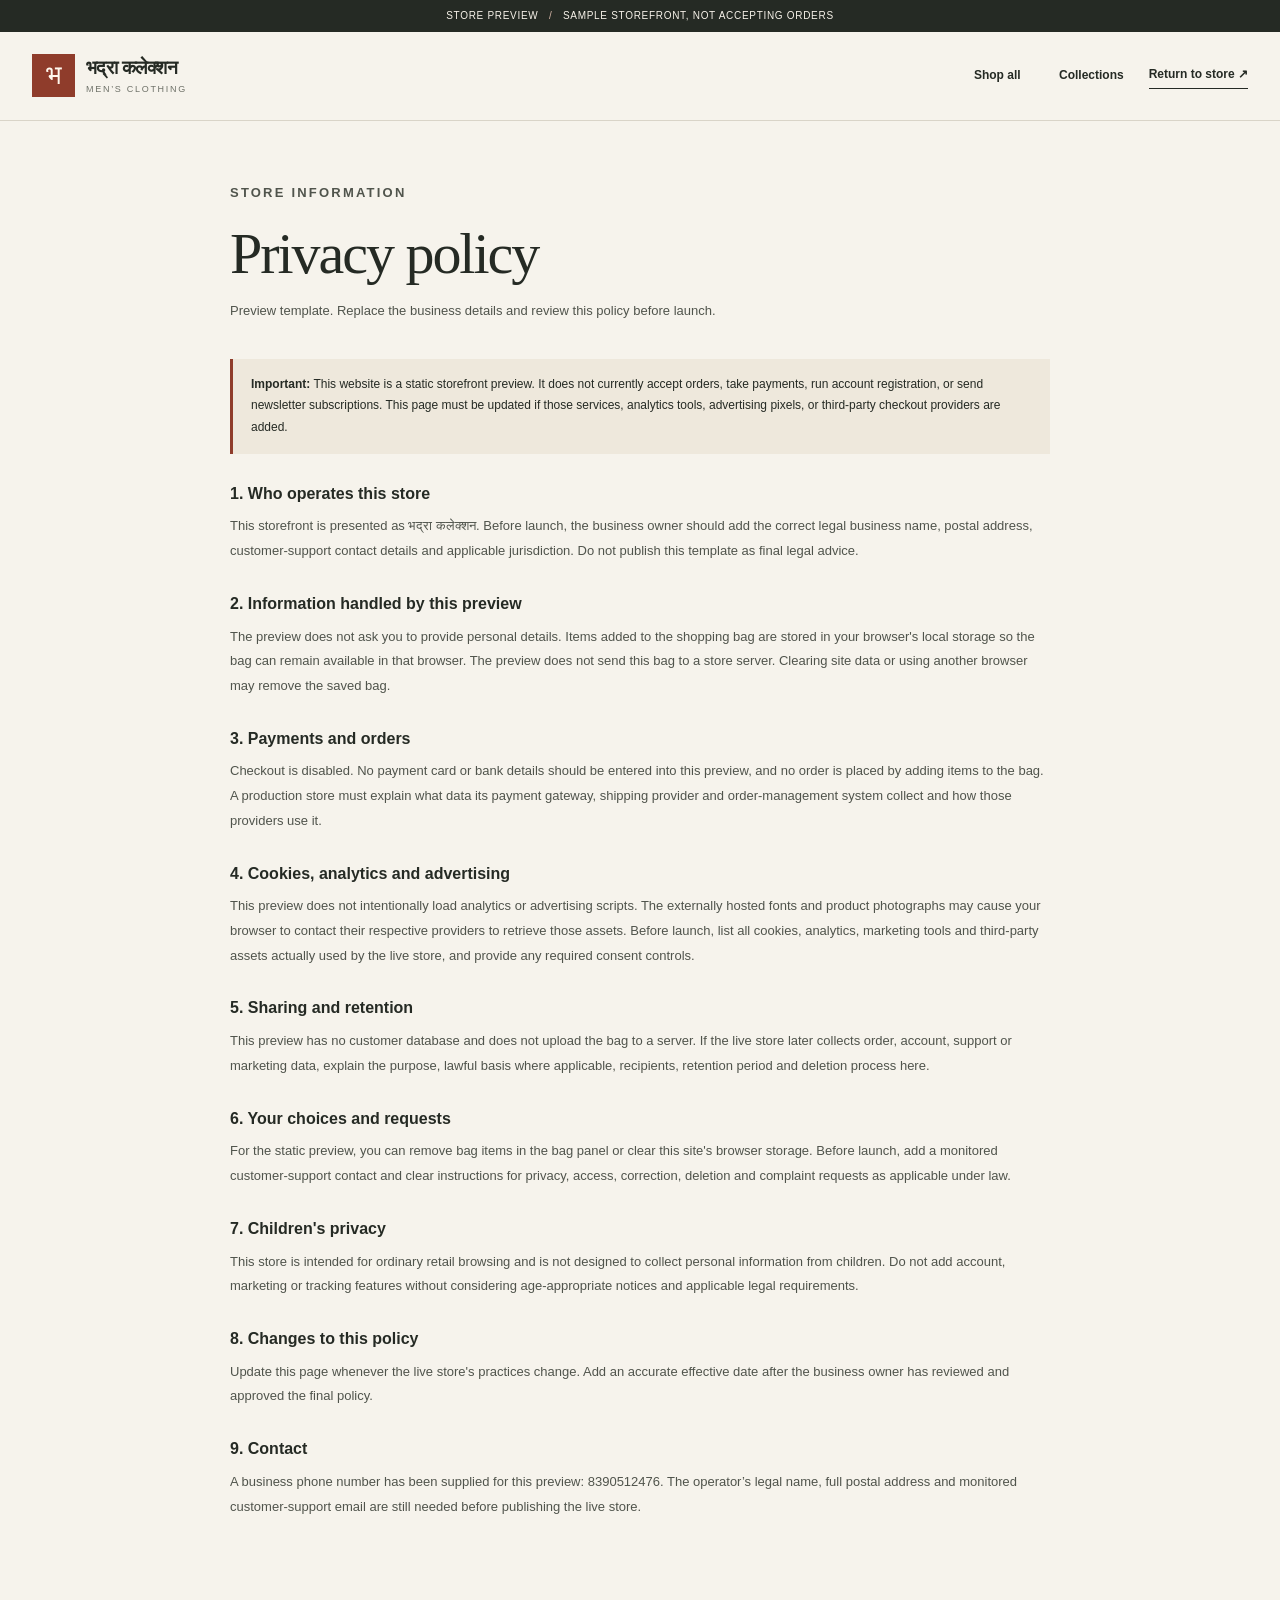
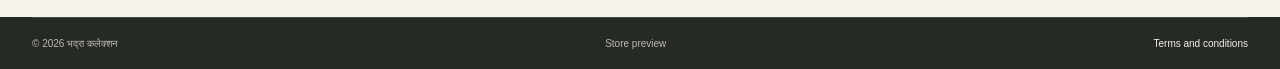
<file: privacy-policy.html>
<!doctype html>
<html lang="en">
<head>
  <meta charset="utf-8"><meta name="viewport" content="width=device-width, initial-scale=1">
  <meta name="description" content="Privacy policy for भद्रा कलेक्शन, including information used by this storefront preview.">
  <meta name="theme-color" content="#f6f3ec"><link rel="icon" type="image/svg+xml" href="assets/favicon.svg"><link rel="stylesheet" href="styles.css">
  <title>Privacy Policy | भद्रा कलेक्शन</title>
</head>
<body>
  <div class="preview-bar">STORE PREVIEW <span aria-hidden="true">/</span> Sample storefront, not accepting orders</div>
  <header class="site-header"><div class="header-inner page-width"><a class="brand" href="index.html"><span class="brand-mark" aria-hidden="true">भ</span><span class="brand-copy"><strong>भद्रा कलेक्शन</strong><small>MEN’S CLOTHING</small></span></a><nav class="main-nav" aria-label="Main navigation"><a href="index.html#collection">Shop all</a><a href="index.html#categories">Collections</a></nav><a class="text-link" href="index.html">Return to store ↗</a></div></header>
  <main class="policy-page page-width"><article class="policy-content"><p class="eyebrow">Store information</p><h1>Privacy policy</h1><p class="policy-updated">Preview template. Replace the business details and review this policy before launch.</p>
    <div class="policy-warning"><strong>Important:</strong> This website is a static storefront preview. It does not currently accept orders, take payments, run account registration, or send newsletter subscriptions. This page must be updated if those services, analytics tools, advertising pixels, or third-party checkout providers are added.</div>
    <h2>1. Who operates this store</h2><p>This storefront is presented as भद्रा कलेक्शन. Before launch, the business owner should add the correct legal business name, postal address, customer-support contact details and applicable jurisdiction. Do not publish this template as final legal advice.</p>
    <h2>2. Information handled by this preview</h2><p>The preview does not ask you to provide personal details. Items added to the shopping bag are stored in your browser's local storage so the bag can remain available in that browser. The preview does not send this bag to a store server. Clearing site data or using another browser may remove the saved bag.</p>
    <h2>3. Payments and orders</h2><p>Checkout is disabled. No payment card or bank details should be entered into this preview, and no order is placed by adding items to the bag. A production store must explain what data its payment gateway, shipping provider and order-management system collect and how those providers use it.</p>
    <h2>4. Cookies, analytics and advertising</h2><p>This preview does not intentionally load analytics or advertising scripts. The externally hosted fonts and product photographs may cause your browser to contact their respective providers to retrieve those assets. Before launch, list all cookies, analytics, marketing tools and third-party assets actually used by the live store, and provide any required consent controls.</p>
    <h2>5. Sharing and retention</h2><p>This preview has no customer database and does not upload the bag to a server. If the live store later collects order, account, support or marketing data, explain the purpose, lawful basis where applicable, recipients, retention period and deletion process here.</p>
    <h2>6. Your choices and requests</h2><p>For the static preview, you can remove bag items in the bag panel or clear this site's browser storage. Before launch, add a monitored customer-support contact and clear instructions for privacy, access, correction, deletion and complaint requests as applicable under law.</p>
    <h2>7. Children's privacy</h2><p>This store is intended for ordinary retail browsing and is not designed to collect personal information from children. Do not add account, marketing or tracking features without considering age-appropriate notices and applicable legal requirements.</p>
    <h2>8. Changes to this policy</h2><p>Update this page whenever the live store's practices change. Add an accurate effective date after the business owner has reviewed and approved the final policy.</p>
    <h2>9. Contact</h2><p>A business phone number has been supplied for this preview: 8390512476. The operator’s legal name, full postal address and monitored customer-support email are still needed before publishing the live store.</p>
  </article></main>
  <footer class="site-footer"><div class="page-width footer-bottom"><span>© <span class="current-year"></span> भद्रा कलेक्शन</span><span>Store preview</span><a href="terms-and-conditions.html">Terms and conditions</a></div></footer><script>document.querySelectorAll('.current-year').forEach(el=>el.textContent=new Date().getFullYear());</script>
</body></html>
</file>
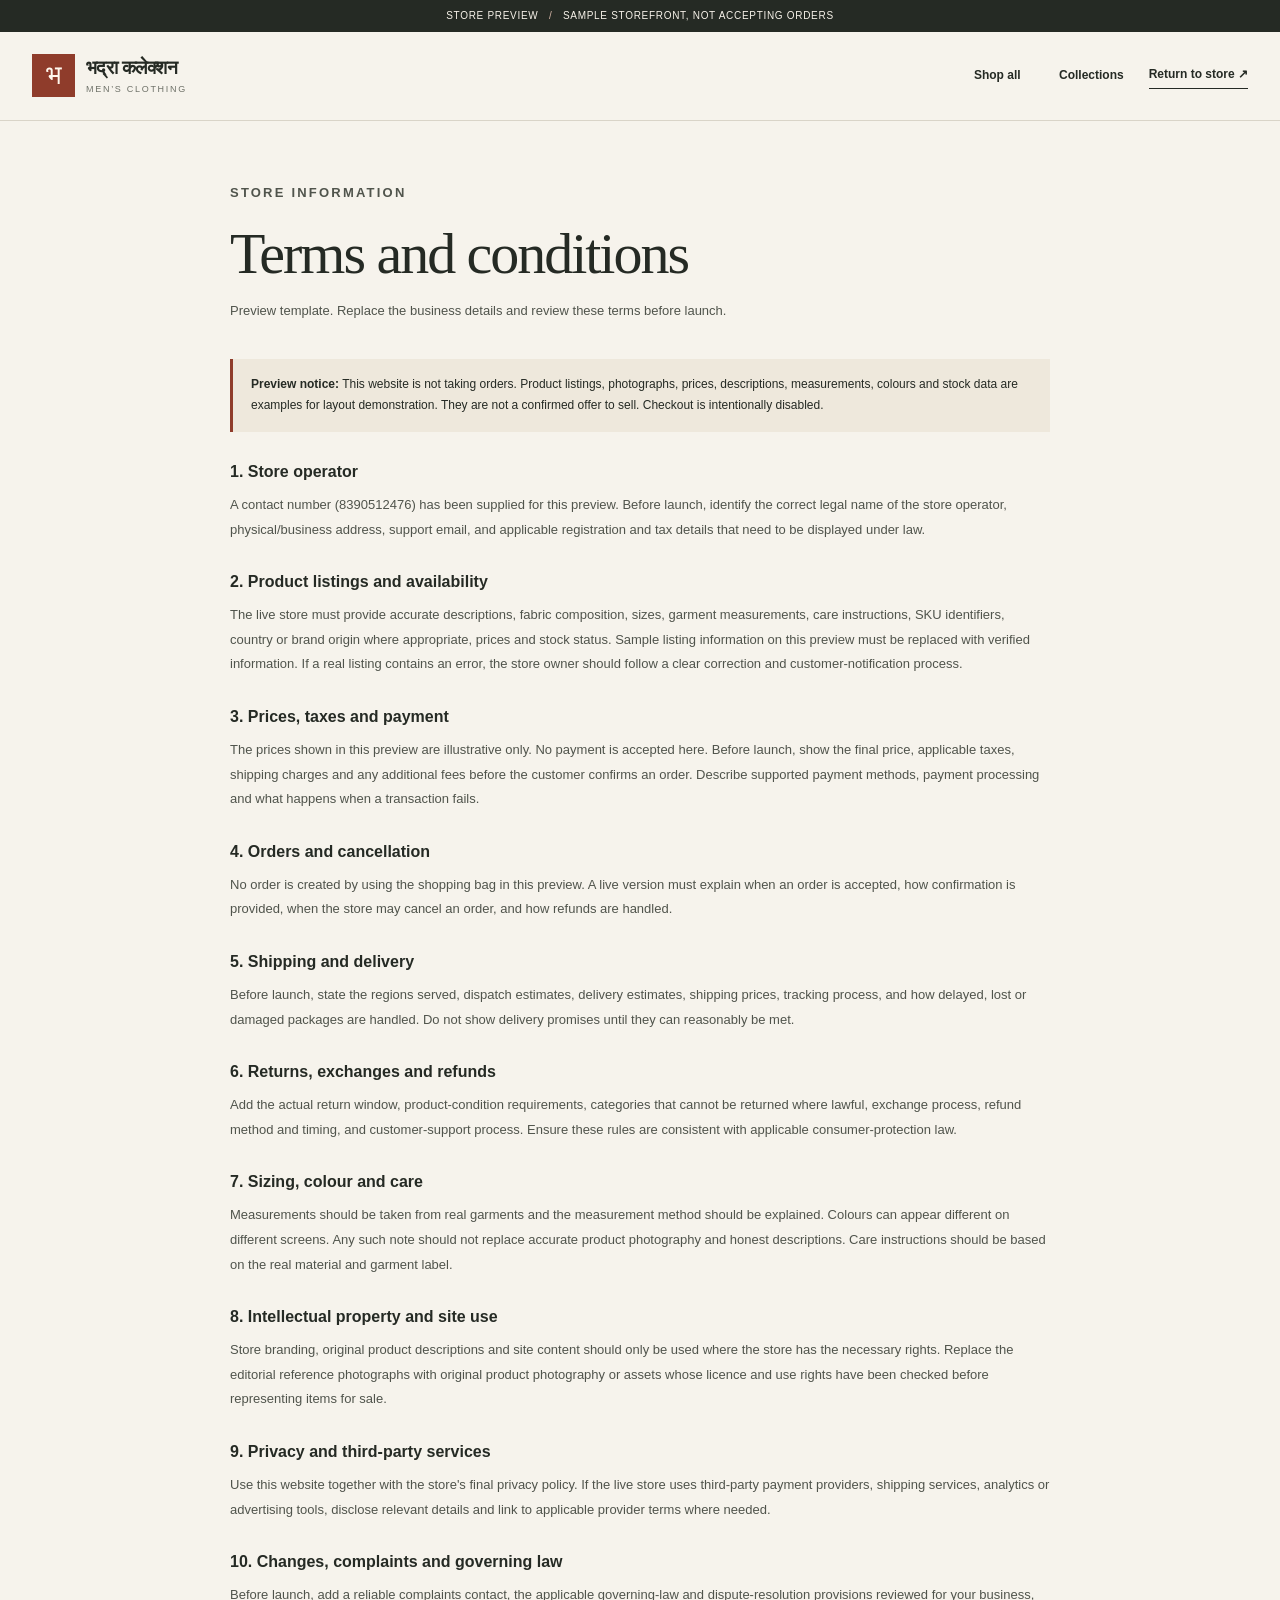
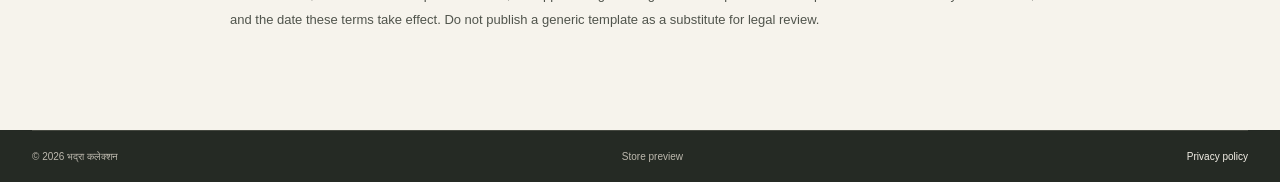
<file: terms-and-conditions.html>
<!doctype html>
<html lang="en">
<head>
  <meta charset="utf-8"><meta name="viewport" content="width=device-width, initial-scale=1">
  <meta name="description" content="Terms and conditions template for भद्रा कलेक्शन clothing store preview.">
  <meta name="theme-color" content="#f6f3ec"><link rel="icon" type="image/svg+xml" href="assets/favicon.svg"><link rel="stylesheet" href="styles.css">
  <title>Terms and Conditions | भद्रा कलेक्शन</title>
</head>
<body>
  <div class="preview-bar">STORE PREVIEW <span aria-hidden="true">/</span> Sample storefront, not accepting orders</div>
  <header class="site-header"><div class="header-inner page-width"><a class="brand" href="index.html"><span class="brand-mark" aria-hidden="true">भ</span><span class="brand-copy"><strong>भद्रा कलेक्शन</strong><small>MEN’S CLOTHING</small></span></a><nav class="main-nav" aria-label="Main navigation"><a href="index.html#collection">Shop all</a><a href="index.html#categories">Collections</a></nav><a class="text-link" href="index.html">Return to store ↗</a></div></header>
  <main class="policy-page page-width"><article class="policy-content"><p class="eyebrow">Store information</p><h1>Terms and conditions</h1><p class="policy-updated">Preview template. Replace the business details and review these terms before launch.</p>
    <div class="policy-warning"><strong>Preview notice:</strong> This website is not taking orders. Product listings, photographs, prices, descriptions, measurements, colours and stock data are examples for layout demonstration. They are not a confirmed offer to sell. Checkout is intentionally disabled.</div>
    <h2>1. Store operator</h2><p>A contact number (8390512476) has been supplied for this preview. Before launch, identify the correct legal name of the store operator, physical/business address, support email, and applicable registration and tax details that need to be displayed under law.</p>
    <h2>2. Product listings and availability</h2><p>The live store must provide accurate descriptions, fabric composition, sizes, garment measurements, care instructions, SKU identifiers, country or brand origin where appropriate, prices and stock status. Sample listing information on this preview must be replaced with verified information. If a real listing contains an error, the store owner should follow a clear correction and customer-notification process.</p>
    <h2>3. Prices, taxes and payment</h2><p>The prices shown in this preview are illustrative only. No payment is accepted here. Before launch, show the final price, applicable taxes, shipping charges and any additional fees before the customer confirms an order. Describe supported payment methods, payment processing and what happens when a transaction fails.</p>
    <h2>4. Orders and cancellation</h2><p>No order is created by using the shopping bag in this preview. A live version must explain when an order is accepted, how confirmation is provided, when the store may cancel an order, and how refunds are handled.</p>
    <h2>5. Shipping and delivery</h2><p>Before launch, state the regions served, dispatch estimates, delivery estimates, shipping prices, tracking process, and how delayed, lost or damaged packages are handled. Do not show delivery promises until they can reasonably be met.</p>
    <h2>6. Returns, exchanges and refunds</h2><p>Add the actual return window, product-condition requirements, categories that cannot be returned where lawful, exchange process, refund method and timing, and customer-support process. Ensure these rules are consistent with applicable consumer-protection law.</p>
    <h2>7. Sizing, colour and care</h2><p>Measurements should be taken from real garments and the measurement method should be explained. Colours can appear different on different screens. Any such note should not replace accurate product photography and honest descriptions. Care instructions should be based on the real material and garment label.</p>
    <h2>8. Intellectual property and site use</h2><p>Store branding, original product descriptions and site content should only be used where the store has the necessary rights. Replace the editorial reference photographs with original product photography or assets whose licence and use rights have been checked before representing items for sale.</p>
    <h2>9. Privacy and third-party services</h2><p>Use this website together with the store's final privacy policy. If the live store uses third-party payment providers, shipping services, analytics or advertising tools, disclose relevant details and link to applicable provider terms where needed.</p>
    <h2>10. Changes, complaints and governing law</h2><p>Before launch, add a reliable complaints contact, the applicable governing-law and dispute-resolution provisions reviewed for your business, and the date these terms take effect. Do not publish a generic template as a substitute for legal review.</p>
  </article></main>
  <footer class="site-footer"><div class="page-width footer-bottom"><span>© <span class="current-year"></span> भद्रा कलेक्शन</span><span>Store preview</span><a href="privacy-policy.html">Privacy policy</a></div></footer><script>document.querySelectorAll('.current-year').forEach(el=>el.textContent=new Date().getFullYear());</script>
</body></html>
</file>
<file: styles.css>
:root {
  --paper: #f6f3ec;
  --paper-deep: #e9e4d9;
  --ink: #252a24;
  --muted: #6e7168;
  --line: #d9d4c8;
  --accent: #8f3c2b;
  --accent-dark: #69291e;
  --sage: #e0e5d8;
  --white: #fffefa;
  --serif: "Playfair Display", Georgia, serif;
  --sans: "DM Sans", Arial, sans-serif;
  --content: 1240px;
}
* { box-sizing: border-box; }
html { scroll-behavior: auto; }
body { margin: 0; color: var(--ink); background: var(--paper); font-family: var(--sans); font-size: 15px; line-height: 1.55; }
button, input, select { font: inherit; }
button, a { -webkit-tap-highlight-color: transparent; }
a { color: inherit; text-underline-offset: 4px; }
button { color: inherit; }
img { display: block; width: 100%; }
button:focus-visible, a:focus-visible, input:focus-visible, select:focus-visible { outline: 2px solid var(--accent); outline-offset: 3px; }
[hidden] { display: none !important; }
.page-width { width: min(var(--content), calc(100% - 64px)); margin-inline: auto; }
.skip-link { position: absolute; left: 14px; top: -80px; background: var(--ink); color: white; padding: 10px 14px; z-index: 1000; }
.skip-link:focus { top: 12px; }
.preview-bar { background: var(--ink); color: #f7f2e9; text-align: center; padding: 8px 16px; letter-spacing: .07em; font-size: 10px; text-transform: uppercase; }
.preview-bar span { color: #d6b5a6; margin: 0 7px; }
.site-header { border-bottom: 1px solid var(--line); position: relative; z-index: 5; background: var(--paper); }
.header-inner { min-height: 88px; display: flex; align-items: center; justify-content: space-between; gap: 25px; }
.brand { display: inline-flex; align-items: center; gap: 11px; text-decoration: none; flex-shrink: 0; }
.brand-mark { background: var(--accent); color: #fff8ee; font-family: var(--serif); font-size: 27px; width: 43px; height: 43px; display: grid; place-items: center; }
.brand-copy { display: flex; flex-direction: column; line-height: 1.2; gap: 4px; }
.brand-copy strong { font-size: 19px; font-weight: 600; letter-spacing: -.03em; }
.brand-copy small { font-size: 9px; color: var(--muted); letter-spacing: .19em; }
.main-nav { display: flex; align-items: center; justify-content: center; gap: clamp(18px, 3vw, 42px); margin-left: auto; }
.main-nav a, .mobile-nav a { text-decoration: none; font-size: 12px; font-weight: 600; }
.main-nav a:hover, .footer-column a:hover { color: var(--accent); }
.header-actions { display: flex; align-items: center; gap: 18px; }
.search-box { display: flex; align-items: center; gap: 8px; border-bottom: 1px solid var(--line); padding: 7px 0; width: 150px; }
.search-box svg { width: 17px; height: 17px; fill: none; stroke: currentColor; stroke-width: 1.5; flex-shrink: 0; }
.search-box input { width: 100%; min-width: 0; border: 0; outline: 0; background: transparent; font-size: 12px; color: var(--ink); }
.search-box input:focus-visible { outline-offset: 1px; }
.search-box input::placeholder { color: #77786e; }
.bag-button { display: flex; align-items: center; gap: 7px; background: transparent; border: 0; padding: 8px 0; cursor: pointer; font-size: 12px; font-weight: 600; }
.bag-button svg { width: 19px; height: 19px; fill: none; stroke: currentColor; stroke-width: 1.5; }
.bag-count { min-width: 19px; height: 19px; display: inline-grid; place-items: center; background: var(--accent); color: white; font-size: 10px; line-height: 1; }
.mobile-menu-button, .mobile-nav { display: none; }
.hero { display: grid; grid-template-columns: .95fr 1.05fr; align-items: center; gap: clamp(35px, 6vw, 88px); padding-top: 48px; padding-bottom: 83px; }
.hero-copy { padding: 28px 0 12px; max-width: 530px; }
.eyebrow { display: flex; align-items: center; gap: 9px; margin: 0 0 17px; font-size: 10px; line-height: 1.2; font-weight: 700; color: var(--accent); letter-spacing: .17em; text-transform: uppercase; }
.eyebrow-line { display: inline-block; width: 27px; border-top: 1px solid currentColor; }
h1, h2, h3, p { margin-top: 0; }
h1, h2 { font-family: var(--serif); font-weight: 500; letter-spacing: -.035em; }
.hero h1 { margin: 0; max-width: 570px; font-size: clamp(44px, 5vw, 73px); line-height: 1.08; }
.hero-description { max-width: 400px; margin: 23px 0 27px; color: var(--muted); font-size: 14px; line-height: 1.8; }
.hero-actions { display: flex; align-items: center; flex-wrap: wrap; gap: 24px; }
.button { display: inline-flex; align-items: center; justify-content: center; gap: 17px; min-height: 47px; padding: 0 19px; border: 1px solid transparent; border-radius: 0; cursor: pointer; text-decoration: none; font-weight: 600; font-size: 12px; line-height: 1.2; }
.button-dark { background: var(--ink); color: var(--white); border-color: var(--ink); }
.button-dark:hover:not(:disabled) { background: var(--accent-dark); border-color: var(--accent-dark); }
.button-outline { border-color: var(--ink); background: transparent; }
.button-outline:hover { background: var(--ink); color: var(--white); }
.button:disabled { opacity: .48; cursor: not-allowed; }
.text-link { display: inline-flex; align-items: center; gap: 9px; border: 0; border-bottom: 1px solid currentColor; background: transparent; text-decoration: none; padding: 3px 0 5px; font-weight: 600; font-size: 12px; cursor: pointer; }
.text-link:hover { color: var(--accent); }
.hero-note { display: flex; align-items: flex-start; gap: 12px; color: var(--muted); max-width: 350px; margin-top: 56px; font-size: 10px; line-height: 1.7; }
.note-rule { width: 22px; margin-top: 7px; border-top: 1px solid var(--accent); flex-shrink: 0; }
.hero-visual { position: relative; min-height: 540px; height: min(58vw, 655px); background: var(--paper-deep); }
.hero-visual > img { height: 100%; object-fit: cover; object-position: center 35%; }
.hero-image-caption { position: absolute; bottom: 0; left: 0; right: 0; display: flex; align-items: center; justify-content: space-between; padding: 14px 16px; background: rgba(246,243,236,.93); color: var(--ink); letter-spacing: .11em; font-size: 9px; }
.hero-side-label { position: absolute; top: 15px; right: -20px; writing-mode: vertical-rl; color: var(--accent); letter-spacing: .22em; font-size: 9px; }
.category-section { padding: 10px 0 100px; }
.section-heading { display: flex; align-items: end; justify-content: space-between; gap: 30px; }
.section-heading h2 { margin: 0; font-size: clamp(30px, 3.2vw, 43px); line-height: 1.13; }
.category-heading { margin-bottom: 27px; }
.category-heading .eyebrow, .collection-heading .eyebrow { margin-bottom: 12px; }
.category-heading > p { max-width: 300px; margin: 0 0 5px; color: var(--muted); font-size: 12px; }
.category-grid { display: grid; grid-template-columns: repeat(3, 1fr); gap: 16px; }
.category-tile { text-align: left; padding: 0; border: 0; background: var(--paper-deep); position: relative; height: clamp(240px, 30vw, 380px); overflow: hidden; cursor: pointer; }
.category-tile img { width: 100%; height: 100%; object-fit: cover; transition: transform .25s ease; }
.category-tile:hover img { transform: scale(1.025); }
.category-overlay { position: absolute; bottom: 0; left: 0; right: 0; display: flex; align-items: end; justify-content: space-between; padding: 18px 20px; color: white; text-shadow: 0 1px 12px rgba(0,0,0,.25); background: linear-gradient(0deg, rgba(20,22,18,.7), transparent); }
.category-overlay > span:first-child { display: flex; flex-direction: column; gap: 3px; }
.category-overlay small { font-size: 9px; letter-spacing: .17em; }
.category-overlay strong { font-family: var(--serif); font-size: 29px; font-weight: 500; }
.tile-arrow { border: 1px solid rgba(255,255,255,.65); width: 34px; height: 34px; display: grid; place-items: center; font-size: 16px; }
.collection-section { background: var(--white); padding: 82px 0 80px; border-top: 1px solid var(--line); border-bottom: 1px solid var(--line); }
.collection-heading { margin-bottom: 24px; }
.collection-tools { display: flex; align-items: center; gap: 23px; font-size: 11px; color: var(--muted); }
.collection-tools p { margin: 0; }
.sort-control { display: flex; align-items: center; gap: 8px; }
.sort-control select { border: 0; border-bottom: 1px solid var(--line); border-radius: 0; color: var(--ink); padding: 6px 16px 6px 3px; background: transparent; font-size: 11px; }
.filter-row { display: flex; align-items: center; gap: 8px; padding: 0 0 25px; flex-wrap: wrap; }
.filter-button { padding: 8px 13px; background: transparent; border: 1px solid var(--line); border-radius: 0; font-size: 11px; color: var(--muted); cursor: pointer; }
.filter-button:hover, .filter-button.is-active { border-color: var(--ink); color: var(--ink); background: #eeeae1; }
.filter-button.is-active { font-weight: 700; }
.product-grid { display: grid; grid-template-columns: repeat(4, minmax(0, 1fr)); gap: 31px 18px; }
.product-card { min-width: 0; }
.product-image-wrap { position: relative; background: #e8e2d7; aspect-ratio: 3 / 4; overflow: hidden; }
.product-image { width: 100%; height: 100%; object-fit: cover; object-position: center top; transition: transform .22s ease; }
.product-card:hover .product-image { transform: scale(1.02); }
.product-label { position: absolute; top: 10px; left: 10px; padding: 5px 7px; background: var(--paper); font-size: 8px; font-weight: 700; letter-spacing: .1em; text-transform: uppercase; }
.quick-view { position: absolute; left: 10px; right: 10px; bottom: 10px; width: calc(100% - 20px); min-height: 39px; border: 0; border-radius: 0; background: rgba(255,254,250,.96); font-size: 11px; font-weight: 700; cursor: pointer; }
.quick-view:hover { background: var(--ink); color: white; }
.product-meta { display: flex; align-items: start; justify-content: space-between; gap: 12px; padding-top: 12px; }
.product-name { margin: 0; font-size: 13px; line-height: 1.45; font-weight: 600; }
.product-category { margin: 4px 0 0; color: var(--muted); font-size: 10px; }
.product-price { white-space: nowrap; margin: 0; font-size: 12px; font-weight: 700; }
.product-colours { display: flex; gap: 5px; margin-top: 10px; }
.tiny-swatch { width: 12px; height: 12px; border: 1px solid rgba(37,42,36,.22); border-radius: 50%; }
.catalogue-disclaimer { margin: 31px 0 0; padding: 14px 16px; background: #f3eee5; font-size: 10px; color: #66685f; line-height: 1.7; }
.empty-state { text-align: center; padding: 65px 10px; }
.empty-state h3 { font-family: var(--serif); font-size: 30px; font-weight: 500; margin: 0 0 8px; }
.empty-state p { color: var(--muted); margin-bottom: 20px; }
.fabric-feature { display: grid; grid-template-columns: 1fr 1fr; align-items: center; gap: clamp(35px, 8vw, 110px); padding-top: 100px; padding-bottom: 100px; }
.fabric-image { position: relative; min-height: 420px; background: var(--paper-deep); }
.fabric-image img { height: 100%; min-height: 420px; object-fit: cover; }
.image-credit { position: absolute; bottom: 12px; left: 12px; background: rgba(255,254,250,.92); padding: 5px 8px; font-size: 9px; }
.image-credit a { font-weight: 700; }
.fabric-copy { max-width: 465px; }
.fabric-copy h2 { margin: 0 0 19px; font-size: clamp(33px, 4vw, 49px); line-height: 1.13; }
.fabric-copy > p:not(.eyebrow) { color: var(--muted); font-size: 13px; line-height: 1.85; }
.detail-list { border-top: 1px solid var(--line); margin: 28px 0 26px; }
.detail-list > div { display: flex; gap: 19px; padding: 15px 0; border-bottom: 1px solid var(--line); }
.detail-list > div > span { color: var(--accent); font-size: 10px; padding-top: 3px; }
.detail-list p { display: flex; flex-direction: column; gap: 3px; margin: 0; }
.detail-list strong { font-size: 12px; }
.detail-list small { font-size: 11px; color: var(--muted); }
.service-strip { background: var(--sage); }
.service-grid { display: grid; grid-template-columns: repeat(3, 1fr); gap: 28px; padding-block: 27px; }
.service-grid > div { display: flex; gap: 16px; align-items: flex-start; }
.service-number { font-family: var(--serif); font-size: 22px; color: var(--accent); line-height: 1.2; }
.service-grid p { display: flex; flex-direction: column; gap: 3px; margin: 0; }
.service-grid strong { font-size: 12px; }
.service-grid small { font-size: 10px; color: var(--muted); }
.site-footer { background: #252a24; color: #f4f0e7; }
.footer-main { display: grid; grid-template-columns: 1.45fr .7fr .95fr 1.2fr; gap: 38px; padding-top: 55px; padding-bottom: 52px; }
.site-footer .brand-mark { background: #b46750; color: #fff8ee; }
.site-footer .brand-copy small { color: #bdb9ae; }
.footer-brand > p, .footer-contact > p { max-width: 245px; color: #bdb9ae; margin: 17px 0 0; font-size: 11px; line-height: 1.8; }
.footer-column { display: flex; align-items: flex-start; flex-direction: column; gap: 10px; }
.footer-column h2 { font-family: var(--sans); margin: 0 0 5px; color: #f4f0e7; font-size: 11px; font-weight: 700; letter-spacing: .04em; }
.footer-column a { color: #c8c4ba; text-decoration: none; font-size: 11px; }
.status-note { color: #e0b7a6; margin-top: 10px; font-size: 10px; }
.footer-bottom { border-top: 1px solid #454840; min-height: 52px; display: flex; align-items: center; justify-content: space-between; gap: 18px; font-size: 10px; color: #bdb9ae; }
.footer-bottom a { color: #f4f0e7; text-decoration: none; }

/* Product detail dialog */
.modal-backdrop { position: fixed; inset: 0; z-index: 40; display: grid; place-items: center; background: rgba(20,22,18,.58); padding: 24px; overflow-y: auto; }
.product-modal { position: relative; width: min(100%, 980px); max-height: min(92vh, 900px); display: grid; grid-template-columns: .92fr 1.08fr; overflow: auto; background: var(--paper); }
.modal-close { position: absolute; top: 12px; right: 12px; z-index: 2; }
.close-button { width: 35px; height: 35px; border: 1px solid var(--line); border-radius: 0; background: var(--paper); font-size: 24px; line-height: 1; cursor: pointer; display: grid; place-items: center; }
.close-button:hover { border-color: var(--ink); }
.modal-product-image { background: var(--paper-deep); min-height: 560px; }
.modal-product-image img { width: 100%; height: 100%; min-height: 560px; object-fit: cover; object-position: center top; }
.modal-product-content { padding: 43px 38px 30px; }
.modal-product-content .eyebrow { margin-bottom: 11px; }
.modal-product-content h2 { font-size: 34px; line-height: 1.1; margin: 0 30px 9px 0; }
.modal-price { font-weight: 700; font-size: 17px; margin-bottom: 15px; }
.modal-description { color: var(--muted); font-size: 12px; line-height: 1.8; margin-bottom: 15px; }
.sku-line { color: var(--muted); font-size: 10px; border-bottom: 1px solid var(--line); padding-bottom: 16px; }
.variant-group { margin-top: 17px; border: 0; padding: 0; }
.variant-title { display: flex; justify-content: space-between; align-items: center; margin-bottom: 7px; }
.variant-title label, .color-fieldset legend { font-size: 11px; font-weight: 700; }
.small-link { font-size: 10px; }
#product-size { width: 100%; height: 42px; padding: 0 10px; border: 1px solid var(--line); border-radius: 0; background: var(--white); color: var(--ink); }
.field-hint { font-size: 9px; color: var(--muted); margin: 5px 0 0; }
.color-fieldset legend { margin-bottom: 9px; }
#selected-colour-label { color: var(--muted); font-weight: 400; margin-left: 7px; }
.colour-options { display: flex; gap: 8px; flex-wrap: wrap; }
.colour-choice { display: flex; align-items: center; justify-content: center; width: 31px; height: 31px; padding: 3px; border: 1px solid transparent; background: transparent; border-radius: 0; cursor: pointer; }
.colour-choice[aria-pressed="true"] { border-color: var(--ink); }
.colour-choice span { width: 22px; height: 22px; border: 1px solid rgba(37,42,36,.2); border-radius: 50%; }
.product-detail-grid { display: grid; grid-template-columns: 1fr 1fr; gap: 15px 18px; margin-top: 20px; padding: 16px 0; border-top: 1px solid var(--line); border-bottom: 1px solid var(--line); }
.product-detail-grid div { display: flex; flex-direction: column; gap: 4px; }
.product-detail-grid small { color: var(--muted); font-size: 10px; }
.product-detail-grid strong { font-size: 11px; font-weight: 600; }
.modal-actions { display: flex; gap: 10px; margin-top: 20px; }
.modal-actions > label { display: flex; align-items: center; gap: 6px; font-size: 10px; font-weight: 700; }
.modal-actions input { width: 56px; height: 47px; border: 1px solid var(--line); background: var(--white); text-align: center; }
.modal-actions .button { flex: 1; }
.sample-note { color: var(--muted); font-size: 9px; line-height: 1.6; margin: 12px 0 0; }
.size-guide-panel { grid-column: 1 / -1; padding: 24px; background: var(--white); border-top: 1px solid var(--line); }
.size-guide-head { display: flex; align-items: center; justify-content: space-between; gap: 20px; }
.size-guide-head h3 { font-family: var(--serif); font-size: 24px; font-weight: 500; margin: 0; }
.size-guide-panel > p { color: var(--muted); font-size: 11px; margin: 10px 0; }
.table-wrap { overflow-x: auto; }
table { border-collapse: collapse; width: 100%; font-size: 10px; }
th, td { padding: 10px 12px; border-bottom: 1px solid var(--line); text-align: left; white-space: nowrap; }
thead { background: var(--paper); }

/* Shopping bag */
.drawer-backdrop { position: fixed; inset: 0; z-index: 49; background: rgba(20,22,18,.45); }
.cart-drawer { position: fixed; z-index: 50; inset: 0 0 0 auto; width: min(100%, 450px); background: var(--paper); display: flex; flex-direction: column; padding: 25px; overflow-y: auto; box-shadow: -15px 0 40px rgba(0,0,0,.08); }
.cart-header { display: flex; justify-content: space-between; align-items: start; padding-bottom: 18px; border-bottom: 1px solid var(--line); }
.cart-header .eyebrow { margin-bottom: 7px; }
.cart-header h2 { font-size: 30px; margin: 0; }
.cart-header h2 span { font-family: var(--sans); font-size: 12px; color: var(--muted); font-weight: 400; letter-spacing: 0; }
.cart-items { display: flex; flex-direction: column; }
.cart-line { display: grid; grid-template-columns: 84px 1fr auto; gap: 13px; padding: 18px 0; border-bottom: 1px solid var(--line); }
.cart-line img { width: 84px; height: 110px; object-fit: cover; background: var(--paper-deep); }
.cart-line h3 { font-family: var(--sans); font-size: 12px; font-weight: 600; margin: 0 0 5px; }
.cart-line p { color: var(--muted); font-size: 10px; margin: 0 0 7px; }
.cart-line-price { font-size: 11px; font-weight: 700; white-space: nowrap; }
.cart-line-actions { display: flex; align-items: center; gap: 8px; margin-top: 7px; }
.qty-button { width: 24px; height: 24px; border: 1px solid var(--line); border-radius: 0; background: transparent; cursor: pointer; }
.qty-value { min-width: 12px; text-align: center; font-size: 10px; }
.remove-line { display: block; border: 0; border-bottom: 1px solid currentColor; padding: 0 0 2px; margin-top: 7px; font-size: 9px; background: transparent; color: var(--muted); cursor: pointer; }
.cart-empty { margin: auto; text-align: center; padding: 40px 0; }
.cart-empty p { font-family: var(--serif); font-size: 22px; margin-bottom: 18px; }
.cart-footer { margin-top: auto; padding-top: 20px; border-top: 1px solid var(--line); }
.cart-subtotal { display: flex; align-items: center; justify-content: space-between; margin-bottom: 8px; }
.cart-subtotal span { font-size: 12px; }
.cart-subtotal strong { font-size: 16px; }
.cart-footer > p { font-size: 10px; color: var(--muted); line-height: 1.7; }
.checkout-button { width: 100%; margin-top: 9px; }
.checkout-hint { margin: 10px 0 16px; }
.clear-cart { font-size: 10px; }
.toast { position: fixed; left: 50%; bottom: 20px; transform: translateX(-50%); z-index: 80; background: var(--ink); color: white; padding: 12px 18px; font-size: 11px; max-width: calc(100% - 32px); text-align: center; box-shadow: 0 4px 20px rgba(0,0,0,.2); }

/* Policy documents */
.policy-page { min-height: 65vh; padding-block: 60px 85px; }
.policy-content { max-width: 820px; margin: 0 auto; }
.policy-content h1 { font-size: clamp(38px, 5vw, 58px); line-height: 1.12; margin: 0 0 12px; }
.policy-updated { font-size: 11px; color: var(--muted); margin-bottom: 35px; }
.policy-content h2 { font-family: var(--sans); font-size: 16px; letter-spacing: 0; margin: 28px 0 8px; font-weight: 700; }
.policy-content p, .policy-content li { color: #50544c; font-size: 13px; line-height: 1.9; }
.policy-content ul { padding-left: 20px; }
.policy-warning { padding: 15px 18px; border-left: 3px solid var(--accent); background: #eee8dc; margin: 24px 0; font-size: 12px; line-height: 1.8; }

@media (max-width: 1020px) {
  .page-width { width: min(var(--content), calc(100% - 42px)); }
  .main-nav { gap: 18px; }
  .main-nav a { font-size: 11px; }
  .search-box { width: 125px; }
  .hero { gap: 38px; }
  .hero-visual { min-height: 465px; height: 58vw; }
  .product-grid { grid-template-columns: repeat(3, minmax(0, 1fr)); }
  .footer-main { grid-template-columns: 1.2fr .7fr .95fr; }
  .footer-contact { grid-column: 1 / -1; }
}
@media (max-width: 740px) {
  .page-width { width: calc(100% - 34px); }
  .header-inner { min-height: 75px; gap: 12px; }
  .main-nav { display: none; }
  .header-actions { margin-left: auto; gap: 12px; }
  .search-box { width: 104px; }
  .search-box input { font-size: 11px; }
  .bag-button { font-size: 0; gap: 5px; }
  .bag-button svg { width: 21px; height: 21px; }
  .mobile-menu-button { display: block; border: 1px solid var(--line); background: transparent; border-radius: 0; padding: 7px 9px; font-size: 10px; font-weight: 700; cursor: pointer; }
  .mobile-nav:not([hidden]) { display: flex; flex-direction: column; gap: 0; border-top: 1px solid var(--line); background: var(--paper); padding: 4px 17px 12px; }
  .mobile-nav a { padding: 10px 0; border-bottom: 1px solid var(--line); }
  .brand-mark { width: 38px; height: 38px; font-size: 24px; }
  .brand-copy strong { font-size: 15px; }
  .brand-copy small { font-size: 8px; }
  .hero { grid-template-columns: 1fr; gap: 28px; padding-top: 34px; padding-bottom: 60px; }
  .hero-copy { padding: 0; }
  .hero h1 { font-size: clamp(42px, 11vw, 62px); }
  .hero-description { margin: 18px 0 23px; }
  .hero-note { margin-top: 30px; max-width: 390px; }
  .hero-visual { min-height: 0; height: auto; aspect-ratio: 4 / 4.5; margin-right: 7px; }
  .hero-side-label { right: -13px; font-size: 8px; }
  .category-section { padding-bottom: 65px; }
  .section-heading { align-items: flex-start; flex-direction: column; gap: 15px; }
  .category-heading { margin-bottom: 20px; }
  .category-heading > p { max-width: 360px; }
  .category-grid { grid-template-columns: 1fr; gap: 12px; }
  .category-tile { height: 270px; }
  .collection-section { padding-block: 55px; }
  .collection-heading { gap: 18px; }
  .collection-tools { width: 100%; justify-content: space-between; flex-wrap: wrap; gap: 10px; }
  .product-grid { grid-template-columns: repeat(2, minmax(0, 1fr)); gap: 24px 12px; }
  .product-meta { flex-direction: column; gap: 5px; }
  .product-name { font-size: 12px; }
  .product-price { font-size: 12px; }
  .quick-view { left: 7px; right: 7px; bottom: 7px; width: calc(100% - 14px); min-height: 35px; }
  .catalogue-disclaimer { font-size: 10px; }
  .fabric-feature { grid-template-columns: 1fr; gap: 30px; padding-block: 65px; }
  .fabric-image, .fabric-image img { min-height: 0; height: auto; aspect-ratio: 4 / 3.3; }
  .service-grid { grid-template-columns: 1fr; gap: 20px; padding-block: 24px; }
  .footer-main { grid-template-columns: 1fr 1fr; gap: 34px 20px; padding-top: 40px; padding-bottom: 35px; }
  .footer-brand { grid-column: 1 / -1; }
  .footer-contact { grid-column: 1 / -1; }
  .footer-bottom { flex-wrap: wrap; padding-block: 14px; justify-content: space-between; font-size: 9px; }
  .footer-bottom > span:nth-child(2) { width: 100%; order: 3; }
  .modal-backdrop { padding: 0; align-items: end; }
  .product-modal { width: 100%; max-height: 95vh; grid-template-columns: 1fr; overflow-y: auto; }
  .modal-product-image { min-height: 0; height: 330px; }
  .modal-product-image img { min-height: 0; height: 100%; object-position: center 25%; }
  .modal-product-content { padding: 25px 21px 27px; }
  .modal-product-content h2 { font-size: 30px; }
  .modal-close { background: var(--white); }
  .size-guide-panel { padding: 21px 17px; }
  .cart-drawer { padding: 20px 17px; }
  .policy-page { padding-block: 42px 65px; }
}
@media (max-width: 390px) {
  .page-width { width: calc(100% - 26px); }
  .brand { gap: 7px; }
  .brand-mark { width: 32px; height: 32px; font-size: 21px; }
  .brand-copy strong { font-size: 13px; }
  .brand-copy small { font-size: 7px; }
  .search-box { width: 75px; }
  .search-box input::placeholder { font-size: 10px; }
  .mobile-menu-button { padding: 7px 6px; }
  .hero-actions { align-items: flex-start; flex-direction: column; gap: 12px; }
  .product-grid { gap: 23px 9px; }
  .product-price { white-space: normal; }
}
@media (prefers-reduced-motion: reduce) {
  *, *::before, *::after { transition-duration: .01ms !important; animation-duration: .01ms !important; scroll-behavior: auto !important; }
}
</file>
